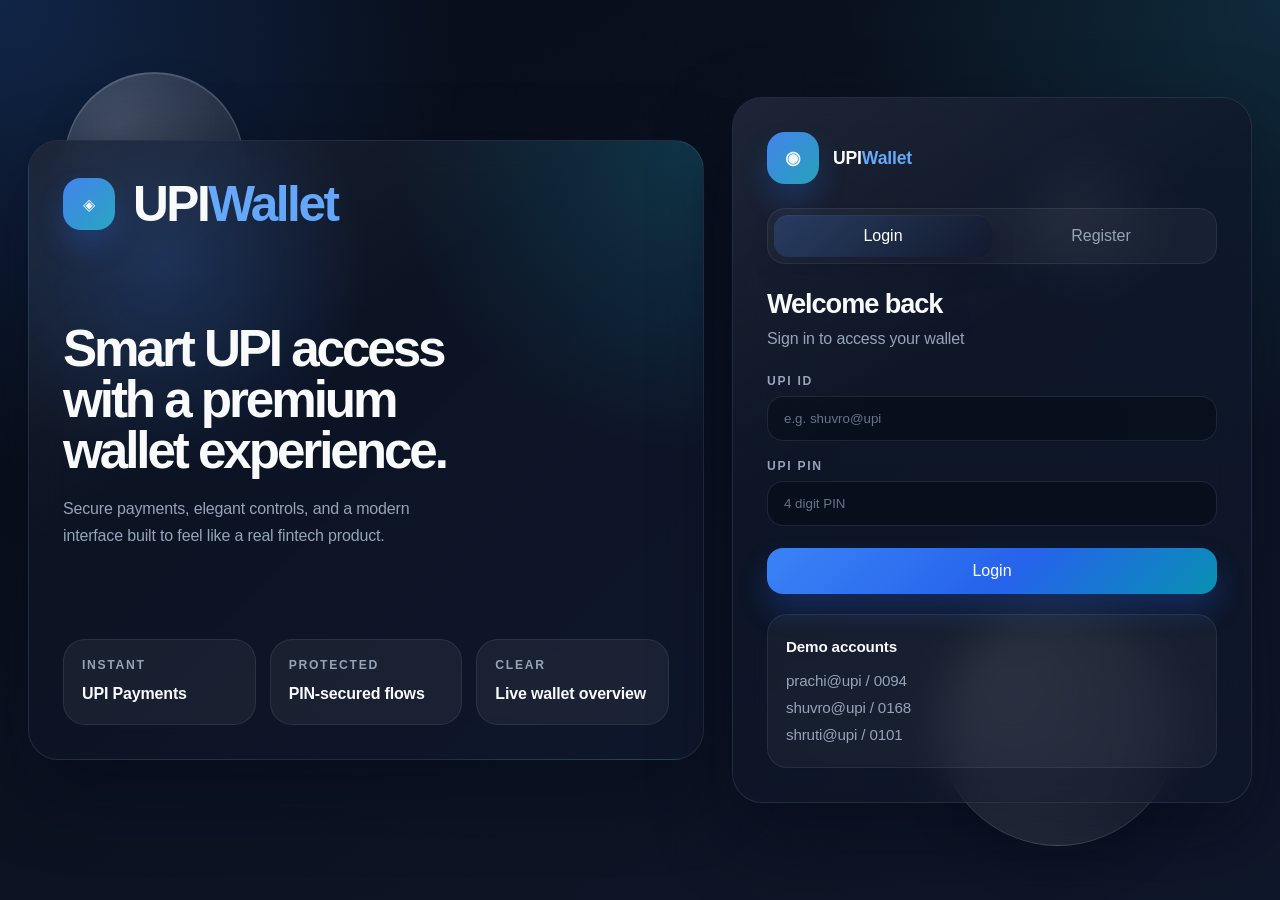
<file: frontend/index.html>
<!DOCTYPE html>
<html>
<head>
    <title>UPI Wallet</title>
    <meta charset="UTF-8">
    <meta name="viewport" content="width=device-width, initial-scale=1.0">
    <link rel="stylesheet" href="style.css">
</head>
<body>

<div class="auth-scene" id="authScene">
    <span class="ambient-bubble bubble-a" aria-hidden="true"></span>
    <span class="ambient-bubble bubble-b" aria-hidden="true"></span>
    <span class="ambient-bubble bubble-c" aria-hidden="true"></span>

    <div class="auth-layout">
        <section class="auth-showcase glass-panel">
            <div class="brand-mark">
                <span class="brand-icon">◈</span>
                <div>
                    <h1>UPI<span class="blue">Wallet</span></h1>
                </div>
            </div>

            <div class="showcase-copy">
                <h2>Smart UPI access with a premium wallet experience.</h2>
                <p>Secure payments, elegant controls, and a modern interface built to feel like a real fintech product.</p>
            </div>

            <div class="showcase-grid">
                <div class="showcase-card">
                    <span>Instant</span>
                    <strong>UPI Payments</strong>
                </div>
                <div class="showcase-card">
                    <span>Protected</span>
                    <strong>PIN-secured flows</strong>
                </div>
                <div class="showcase-card">
                    <span>Clear</span>
                    <strong>Live wallet overview</strong>
                </div>
            </div>
        </section>

        <section class="auth-panel glass-panel">
            <div class="panel-header">
                <div class="logo">
                    <span class="logo-mark">◉</span>
                    <span>UPI<span class="blue">Wallet</span></span>
                </div>

                <div class="tabs">
                    <button id="loginTab" class="active" onclick="showLogin()">Login</button>
                    <button id="registerTab" onclick="showRegister()">Register</button>
                </div>
            </div>

            <div id="loginForm" class="form-shell">
                <div class="form-heading">
                    <h3>Welcome back</h3>
                    <p>Sign in to access your wallet</p>
                </div>

                <label>UPI ID</label>
                <input id="loginUsername" placeholder="e.g. shuvro@upi">

                <label>UPI PIN</label>
                <input id="loginPassword" type="password" placeholder="4 digit PIN">

                <button class="main-btn" onclick="login()">Login</button>

                <div class="demo">
                    <b>Demo accounts</b>
                    <span>prachi@upi / 0094</span>
                    <span>shuvro@upi / 0168</span>
                    <span>shruti@upi / 0101</span>
                </div>
            </div>

            <div id="registerForm" class="form-shell" style="display:none;">
                <div class="form-heading">
                    <h3>Create account</h3>
                    <p>Open your wallet in a few quick steps</p>
                </div>

                <div class="row">
                    <div class="field">
                        <label>FULL NAME</label>
                        <input id="name" placeholder="Prachi Chandak">
                        <small class="error" id="nameError"></small>
                    </div>

                    <div class="field">
                        <label>UPI HANDLE</label>
                        <input id="username" placeholder="prachi">
                        <small class="error" id="upiError"></small>
                    </div>
                </div>

                <div class="field">
                    <label>EMAIL</label>
                    <input id="email" type="email" placeholder="prachi@gmail.com">
                    <small class="error" id="emailError"></small>
                </div>

                <div class="field">
                    <label>PHONE</label>
                    <input id="phone" type="tel" placeholder="10-digit number" maxlength="10">
                    <small class="error" id="phoneError"></small>
                </div>

                <div class="field">
                    <label>INITIAL BALANCE</label>
                    <input id="initialBalance" type="number" placeholder="Enter amount" required>
                    <small class="error" id="balanceError"></small>
                </div>

                <div class="row">
                    <div class="field">
                        <label>SET PIN</label>
                        <input id="password" type="password" placeholder="4-digit PIN" maxlength="4">
                        <small class="error" id="pinError"></small>
                    </div>

                    <div class="field">
                        <label>CONFIRM PIN</label>
                        <input id="confirmPassword" type="password" placeholder="Confirm PIN" maxlength="4">
                        <small class="error" id="confirmError"></small>
                    </div>
                </div>

                <button class="main-btn" id="signupBtn" onclick="signup()" disabled>Create Account</button>
            </div>
        </section>
    </div>
</div>

<div id="toast" class="toast"></div>

<script src="script.js"></script>
<script>
document.addEventListener("DOMContentLoaded", () => {
    const scene = document.getElementById("authScene");
    const bubbles = Array.from(document.querySelectorAll(".ambient-bubble"));

    if (!scene || bubbles.length === 0) {
        return;
    }

    scene.addEventListener("mousemove", (event) => {
        const rect = scene.getBoundingClientRect();
        const x = (event.clientX - rect.left) / rect.width - 0.5;
        const y = (event.clientY - rect.top) / rect.height - 0.5;

        bubbles.forEach((bubble, index) => {
            const depth = (index + 1) * 18;
            bubble.style.transform = `translate3d(${x * depth}px, ${y * depth}px, 0)`;
        });
    });

    scene.addEventListener("mouseleave", () => {
        bubbles.forEach((bubble) => {
            bubble.style.transform = "translate3d(0, 0, 0)";
        });
    });
});
</script>
</body>
</html>
</file>
<file: frontend/style.css>
body {
    margin: 0;
    min-height: 100vh;
    font-family: "Inter", "SF Pro Display", "SF Pro Text", -apple-system, BlinkMacSystemFont, "Segoe UI", sans-serif;
    color: #f8fafc;
    background:
        radial-gradient(circle at top left, rgba(59, 130, 246, 0.22), transparent 30%),
        radial-gradient(circle at top right, rgba(34, 211, 238, 0.12), transparent 28%),
        linear-gradient(145deg, #050b16 0%, #0b1220 42%, #0f172a 100%);
    letter-spacing: -0.01em;
}

*,
*::before,
*::after {
    box-sizing: border-box;
}

.auth-scene {
    position: relative;
    min-height: 100vh;
    overflow: hidden;
    padding: 28px;
}

.auth-scene::before {
    content: "";
    position: absolute;
    inset: 0;
    pointer-events: none;
    background:
        linear-gradient(rgba(255, 255, 255, 0.025) 1px, transparent 1px),
        linear-gradient(90deg, rgba(255, 255, 255, 0.025) 1px, transparent 1px);
    background-size: 32px 32px;
    mask-image: radial-gradient(circle at center, black 35%, transparent 80%);
    opacity: 0.3;
}

.ambient-bubble {
    position: absolute;
    border-radius: 50%;
    pointer-events: none;
    border: 1px solid rgba(255, 255, 255, 0.16);
    background: radial-gradient(circle at 30% 30%, rgba(255, 255, 255, 0.22), rgba(255, 255, 255, 0.05));
    box-shadow: inset 0 1px 0 rgba(255, 255, 255, 0.15), 0 22px 40px rgba(2, 6, 23, 0.22);
    backdrop-filter: blur(18px);
    transition: transform 0.35s ease;
}

.bubble-a {
    width: 180px;
    height: 180px;
    top: 8%;
    left: 5%;
}

.bubble-b {
    width: 120px;
    height: 120px;
    top: 18%;
    right: 10%;
}

.bubble-c {
    width: 240px;
    height: 240px;
    right: 8%;
    bottom: 6%;
}

.auth-layout {
    position: relative;
    z-index: 1;
    min-height: calc(100vh - 56px);
    display: grid;
    grid-template-columns: minmax(320px, 1.05fr) minmax(360px, 520px);
    align-items: center;
    gap: 28px;
    max-width: 1240px;
    margin: 0 auto;
}

.glass-panel {
    position: relative;
    overflow: hidden;
    border-radius: 30px;
    border: 1px solid rgba(148, 163, 184, 0.16);
    background: linear-gradient(180deg, rgba(15, 23, 42, 0.82), rgba(15, 23, 42, 0.58));
    box-shadow: 0 30px 80px rgba(2, 6, 23, 0.45);
    backdrop-filter: blur(22px);
}

.glass-panel::before {
    content: "";
    position: absolute;
    inset: 0;
    pointer-events: none;
    background: linear-gradient(145deg, rgba(255, 255, 255, 0.09), transparent 38%);
    opacity: 0.75;
}

.auth-showcase,
.auth-panel {
    position: relative;
    z-index: 1;
    padding: 34px;
}

.auth-showcase {
    min-height: 620px;
    display: flex;
    flex-direction: column;
    justify-content: space-between;
    background:
        radial-gradient(circle at top right, rgba(34, 211, 238, 0.18), transparent 34%),
        radial-gradient(circle at 20% 20%, rgba(59, 130, 246, 0.22), transparent 28%),
        linear-gradient(135deg, rgba(11, 18, 32, 0.92), rgba(16, 24, 46, 0.76));
}

.brand-mark {
    display: flex;
    align-items: center;
    gap: 18px;
}

.brand-icon,
.logo-mark {
    display: inline-flex;
    align-items: center;
    justify-content: center;
    width: 52px;
    height: 52px;
    border-radius: 18px;
    color: #eff6ff;
    background: linear-gradient(135deg, rgba(59, 130, 246, 0.95), rgba(34, 211, 238, 0.72));
    box-shadow: 0 16px 28px rgba(37, 99, 235, 0.24);
}

.eyebrow {
    margin: 0 0 10px;
    color: #60a5fa;
    font-size: 0.78rem;
    font-weight: 700;
    letter-spacing: 0.14em;
    text-transform: uppercase;
}

.brand-mark h1 {
    margin: 0;
    font-size: clamp(2rem, 4vw, 3.1rem);
    letter-spacing: -0.05em;
}

.blue {
    color: #60a5fa;
}

.showcase-copy h2 {
    margin: 0;
    max-width: 14ch;
    font-size: clamp(2rem, 4vw, 3.5rem);
    line-height: 1;
    letter-spacing: -0.06em;
}

.showcase-copy p {
    margin: 18px 0 0;
    max-width: 42ch;
    color: #95a3ba;
    line-height: 1.7;
    font-size: 1rem;
}

.showcase-grid {
    display: grid;
    grid-template-columns: repeat(3, minmax(0, 1fr));
    gap: 14px;
}

.showcase-card {
    padding: 18px;
    border-radius: 22px;
    background: rgba(255, 255, 255, 0.05);
    border: 1px solid rgba(148, 163, 184, 0.14);
}

.showcase-card span {
    display: block;
    margin-bottom: 10px;
    color: #95a3ba;
    font-size: 0.76rem;
    font-weight: 600;
    letter-spacing: 0.14em;
    text-transform: uppercase;
}

.showcase-card strong {
    font-size: 1rem;
    line-height: 1.5;
}

.auth-panel {
    min-height: 620px;
    display: flex;
    flex-direction: column;
    justify-content: space-between;
}

.panel-header {
    display: grid;
    gap: 24px;
}

.logo {
    display: flex;
    align-items: center;
    gap: 14px;
    font-size: 1.1rem;
    font-weight: 700;
}

.tabs {
    display: flex;
    padding: 6px;
    border-radius: 18px;
    background: rgba(255, 255, 255, 0.04);
    border: 1px solid rgba(148, 163, 184, 0.12);
}

.tabs button {
    flex: 1;
    padding: 12px;
    border: none;
    border-radius: 14px;
    background: transparent;
    color: #95a3ba;
    font: inherit;
    cursor: pointer;
    transition: background 0.2s ease, color 0.2s ease, transform 0.2s ease;
}

.tabs button.active {
    color: white;
    background: linear-gradient(135deg, rgba(59, 130, 246, 0.22), rgba(15, 23, 42, 0.92));
    box-shadow: inset 0 1px 0 rgba(255, 255, 255, 0.04), 0 14px 24px rgba(2, 6, 23, 0.18);
}

.form-shell {
    display: grid;
    gap: 0;
}

.form-heading {
    margin: 24px 0 8px;
}

.form-heading h3 {
    margin: 0;
    font-size: 1.7rem;
    letter-spacing: -0.04em;
}

.form-heading p {
    margin: 10px 0 0;
    color: #95a3ba;
}

label {
    display: block;
    margin: 18px 0 8px;
    color: #95a3ba;
    font-size: 0.76rem;
    font-weight: 600;
    letter-spacing: 0.14em;
    text-transform: uppercase;
}

.field {
    min-width: 0;
}

input {
    width: 100%;
    padding: 14px 16px;
    border-radius: 16px;
    border: 1px solid rgba(148, 163, 184, 0.16);
    background: rgba(8, 15, 28, 0.82);
    color: #f8fafc;
    outline: none;
    transition: border-color 0.2s ease, box-shadow 0.2s ease, background 0.2s ease;
}

input::placeholder {
    color: #64748b;
}

input:focus {
    border-color: rgba(96, 165, 250, 0.42);
    box-shadow: 0 0 0 4px rgba(59, 130, 246, 0.12);
}

.main-btn {
    width: 100%;
    margin-top: 22px;
    padding: 14px 18px;
    border: none;
    border-radius: 16px;
    background: linear-gradient(135deg, #3b82f6, #2563eb 55%, #0891b2);
    color: white;
    font: inherit;
    cursor: pointer;
    box-shadow: 0 16px 28px rgba(37, 99, 235, 0.26);
    transition: transform 0.2s ease, box-shadow 0.2s ease, opacity 0.2s ease;
}

.main-btn:hover:not(:disabled) {
    transform: translateY(-2px);
    box-shadow: 0 22px 34px rgba(37, 99, 235, 0.32);
}

.main-btn:disabled {
    opacity: 0.45;
    cursor: not-allowed;
    box-shadow: none;
}

.row {
    display: flex;
    gap: 14px;
}

.demo {
    margin-top: 20px;
    padding: 18px;
    border-radius: 20px;
    background: rgba(255, 255, 255, 0.04);
    border: 1px solid rgba(148, 163, 184, 0.12);
    color: #95a3ba;
    font-size: 0.95rem;
    line-height: 1.8;
}

.demo b {
    display: block;
    color: #f8fafc;
    margin-bottom: 6px;
}

.demo span {
    display: block;
}

.error {
    display: block;
    min-height: 18px;
    margin-top: 8px;
    color: #fb7185;
    font-size: 0.82rem;
}

.toast {
    position: fixed;
    right: 22px;
    bottom: 22px;
}

@media (max-width: 980px) {
    .auth-layout {
        grid-template-columns: 1fr;
    }

    .auth-showcase,
    .auth-panel {
        min-height: auto;
    }

    .showcase-grid {
        grid-template-columns: 1fr;
    }
}

@media (max-width: 640px) {
    .auth-scene {
        padding: 16px;
    }

    .auth-showcase,
    .auth-panel {
        padding: 22px;
    }

    .row {
        flex-direction: column;
        gap: 0;
    }

    .brand-mark {
        align-items: flex-start;
    }

    .showcase-copy h2 {
        max-width: none;
    }
}
</file>
<file: frontend/dashboard.css>
:root {
    --bg: #0b1220;
    --bg-elevated: rgba(15, 23, 42, 0.78);
    --bg-soft: rgba(20, 31, 55, 0.72);
    --panel: rgba(255, 255, 255, 0.06);
    --panel-strong: rgba(255, 255, 255, 0.1);
    --border: rgba(148, 163, 184, 0.18);
    --border-strong: rgba(59, 130, 246, 0.32);
    --text: #f8fafc;
    --text-soft: #95a3ba;
    --text-muted: #64748b;
    --blue: #3b82f6;
    --blue-soft: #60a5fa;
    --cyan: #22d3ee;
    --green: #34d399;
    --red: #fb7185;
    --shadow-lg: 0 30px 80px rgba(2, 6, 23, 0.45);
    --shadow-md: 0 18px 45px rgba(2, 6, 23, 0.28);
    --radius-lg: 28px;
    --radius-md: 22px;
    --radius-sm: 18px;
    --sidebar-width: 248px;
    --font-stack: "Inter", "SF Pro Display", "SF Pro Text", -apple-system, BlinkMacSystemFont, "Segoe UI", sans-serif;
}

*,
*::before,
*::after {
    box-sizing: border-box;
}

html {
    scroll-behavior: smooth;
}

body {
    margin: 0;
    min-height: 100vh;
    font-family: var(--font-stack);
    color: var(--text);
    background:
        radial-gradient(circle at top left, rgba(59, 130, 246, 0.22), transparent 30%),
        radial-gradient(circle at top right, rgba(34, 211, 238, 0.12), transparent 28%),
        linear-gradient(145deg, #050b16 0%, #0b1220 42%, #0f172a 100%);
    letter-spacing: -0.01em;
}

body::before {
    content: "";
    position: fixed;
    inset: 0;
    pointer-events: none;
    background:
        linear-gradient(rgba(255, 255, 255, 0.025) 1px, transparent 1px),
        linear-gradient(90deg, rgba(255, 255, 255, 0.025) 1px, transparent 1px);
    background-size: 32px 32px;
    mask-image: radial-gradient(circle at center, black 35%, transparent 80%);
    opacity: 0.3;
}

.app {
    display: flex;
    min-height: 100vh;
    position: relative;
}

.sidebar {
    width: var(--sidebar-width);
    padding: 28px 20px;
    display: flex;
    flex-direction: column;
    gap: 24px;
    background: linear-gradient(180deg, rgba(11, 18, 32, 0.88), rgba(11, 18, 32, 0.72));
    border-right: 1px solid var(--border);
    backdrop-filter: blur(24px);
    position: sticky;
    top: 0;
    height: 100vh;
}

.logo {
    display: flex;
    align-items: center;
    gap: 14px;
    padding: 18px;
    border-radius: 22px;
    background: linear-gradient(135deg, rgba(59, 130, 246, 0.16), rgba(15, 23, 42, 0.72));
    border: 1px solid rgba(96, 165, 250, 0.2);
    box-shadow: inset 0 1px 0 rgba(255, 255, 255, 0.05);
}

.logo-mark {
    width: 44px;
    height: 44px;
    border-radius: 15px;
    display: inline-flex;
    align-items: center;
    justify-content: center;
    color: #dbeafe;
    background: linear-gradient(135deg, rgba(59, 130, 246, 0.92), rgba(34, 211, 238, 0.72));
    box-shadow: 0 16px 28px rgba(37, 99, 235, 0.28);
}

.logo-copy {
    display: flex;
    flex-direction: column;
    gap: 3px;
}

.logo-copy strong {
    font-size: 1.05rem;
    font-weight: 700;
}

.logo-copy small {
    color: var(--text-soft);
    font-size: 0.76rem;
    letter-spacing: 0.08em;
    text-transform: uppercase;
}

.blue {
    color: var(--blue-soft);
}

.sidebar ul {
    list-style: none;
    padding: 0;
    margin: 0;
    display: grid;
    gap: 10px;
}

.sidebar li {
    display: flex;
    align-items: center;
    gap: 12px;
    padding: 14px 16px;
    color: var(--text-soft);
    cursor: pointer;
    border-radius: 18px;
    border: 1px solid transparent;
    transition: transform 0.22s ease, border-color 0.22s ease, background 0.22s ease, color 0.22s ease;
}

.sidebar li svg {
    width: 18px;
    height: 18px;
    stroke: currentColor;
}

.sidebar li:hover {
    color: var(--text);
    transform: translateX(4px);
    background: rgba(255, 255, 255, 0.05);
    border-color: rgba(148, 163, 184, 0.16);
}

.sidebar .active {
    color: var(--text);
    background: linear-gradient(135deg, rgba(59, 130, 246, 0.22), rgba(15, 23, 42, 0.92));
    border-color: rgba(96, 165, 250, 0.24);
    box-shadow: inset 0 1px 0 rgba(255, 255, 255, 0.04), 0 16px 30px rgba(2, 6, 23, 0.2);
}

.sidebar-note {
    margin-top: auto;
    padding: 18px;
    border-radius: 20px;
    background: rgba(255, 255, 255, 0.04);
    border: 1px solid var(--border);
    color: var(--text-soft);
    font-size: 0.9rem;
    line-height: 1.6;
}

.sidebar-note strong {
    display: block;
    color: var(--text);
    margin-bottom: 6px;
}

.main {
    flex: 1;
    padding: 24px;
    display: flex;
    flex-direction: column;
    gap: 20px;
    position: relative;
}

.topbar {
    display: flex;
    align-items: center;
    justify-content: space-between;
    gap: 20px;
}

.topbar-copy {
    max-width: 520px;
}

.eyebrow {
    margin: 0 0 10px;
    color: var(--blue-soft);
    font-size: 0.78rem;
    font-weight: 700;
    letter-spacing: 0.14em;
    text-transform: uppercase;
}

.topbar h1,
.title,
.main > h1,
.main > h2 {
    margin: 0;
    font-size: clamp(2rem, 3vw, 2.7rem);
    line-height: 1.05;
    letter-spacing: -0.04em;
}

.subtitle,
.sub,
.topbar-copy p {
    margin: 10px 0 0;
    color: var(--text-soft);
    font-size: 1rem;
    line-height: 1.6;
}

.user {
    display: flex;
    align-items: center;
    gap: 14px;
    padding: 12px 14px;
    margin-left: auto;
    border-radius: 22px;
    border: 1px solid var(--border);
    background: rgba(8, 15, 28, 0.62);
    backdrop-filter: blur(18px);
    box-shadow: var(--shadow-md);
}

.user-meta {
    display: flex;
    flex-direction: column;
    gap: 4px;
    min-width: 0;
}

.user-meta small {
    color: var(--text-soft);
}

.avatar,
.big-avatar {
    display: flex;
    align-items: center;
    justify-content: center;
    font-weight: 700;
    color: #eff6ff;
    background: linear-gradient(135deg, rgba(59, 130, 246, 0.98), rgba(14, 165, 233, 0.78));
    box-shadow: 0 15px 30px rgba(37, 99, 235, 0.28);
}

.avatar {
    width: 44px;
    height: 44px;
    border-radius: 16px;
}

.big-avatar {
    width: 76px;
    height: 76px;
    border-radius: 24px;
    font-size: 1.8rem;
}

.user button,
.logout-btn,
.pin-btn,
.confirm-btn,
.cancel-btn,
.history button,
.view-all-btn,
.main-btn,
.popup-content button {
    appearance: none;
    border: 1px solid transparent;
    border-radius: 16px;
    font: inherit;
    cursor: pointer;
    transition: transform 0.2s ease, box-shadow 0.2s ease, background 0.2s ease, border-color 0.2s ease;
}

.user button,
.logout-btn,
.cancel-btn {
    padding: 10px 14px;
    color: var(--text);
    background: rgba(255, 255, 255, 0.05);
    border-color: rgba(148, 163, 184, 0.18);
}

.user button:hover,
.logout-btn:hover,
.cancel-btn:hover {
    transform: translateY(-1px);
    background: rgba(255, 255, 255, 0.1);
}

.dashboard-shell {
    display: grid;
    gap: 20px;
}

.hero-grid {
    display: grid;
    grid-template-columns: minmax(0, 1fr);
    gap: 20px;
}

.glass-card,
.balance-card,
.action-card,
.stat,
.history,
.history-card,
.profile-card,
.send-box,
.users-box,
.box,
.modal-box,
.popup-content {
    position: relative;
    overflow: hidden;
    background: linear-gradient(180deg, rgba(15, 23, 42, 0.8), rgba(15, 23, 42, 0.58));
    border: 1px solid var(--border);
    border-radius: var(--radius-md);
    box-shadow: var(--shadow-lg);
    backdrop-filter: blur(22px);
}

.glass-card::before,
.balance-card::before,
.action-card::before,
.stat::before,
.history::before,
.history-card::before,
.profile-card::before,
.send-box::before,
.users-box::before,
.box::before {
    content: "";
    position: absolute;
    inset: 0;
    pointer-events: none;
    background: linear-gradient(145deg, rgba(255, 255, 255, 0.09), transparent 38%);
    opacity: 0.7;
}

.balance-card {
    min-height: 280px;
    padding: 24px;
    display: flex;
    flex-direction: column;
    justify-content: space-between;
    background:
        radial-gradient(circle at top right, rgba(34, 211, 238, 0.18), transparent 34%),
        radial-gradient(circle at 20% 20%, rgba(59, 130, 246, 0.22), transparent 28%),
        linear-gradient(135deg, rgba(11, 18, 32, 0.92), rgba(16, 24, 46, 0.76));
    border-color: var(--border-strong);
    isolation: isolate;
    transition: transform 0.28s ease, box-shadow 0.28s ease;
}

.balance-card:hover {
    transform: translateY(-4px);
    box-shadow: 0 36px 90px rgba(2, 6, 23, 0.5);
}

.balance-card::after {
    content: "";
    position: absolute;
    width: 220px;
    height: 220px;
    top: -80px;
    right: -50px;
    border-radius: 50%;
    background: radial-gradient(circle, rgba(59, 130, 246, 0.35), transparent 72%);
    filter: blur(10px);
    animation: pulseGlow 5s ease-in-out infinite;
}

.floating-bubble {
    position: absolute;
    border-radius: 50%;
    pointer-events: none;
    border: 1px solid rgba(255, 255, 255, 0.18);
    background: radial-gradient(circle at 30% 30%, rgba(255, 255, 255, 0.22), rgba(255, 255, 255, 0.05));
    backdrop-filter: blur(16px);
    box-shadow: inset 0 1px 0 rgba(255, 255, 255, 0.15), 0 18px 36px rgba(2, 6, 23, 0.22);
}

.bubble-lg {
    width: 104px;
    height: 104px;
    top: -28px;
    right: -18px;
}

.bubble-sm {
    width: 54px;
    height: 54px;
    top: 66px;
    right: 74px;
}

.bubble-history {
    width: 84px;
    height: 84px;
    top: -18px;
    right: -12px;
}

.card-label,
.balance-card > p:first-child,
.mini-label,
.stat p,
.box p,
.profile-card .role,
.send-box label {
    margin: 0;
    color: var(--text-soft);
    font-size: 0.78rem;
    font-weight: 600;
    letter-spacing: 0.14em;
    text-transform: uppercase;
}

.balance-main {
    display: grid;
    gap: 10px;
    position: relative;
    z-index: 1;
}

.balance-amount {
    display: flex;
    align-items: flex-end;
    gap: 10px;
}

.balance-amount .currency {
    font-size: 1.65rem;
    color: #bfdbfe;
    margin-bottom: 10px;
}

.balance-card h2 {
    margin: 0;
    font-size: clamp(2.7rem, 6vw, 4.2rem);
    line-height: 0.95;
    letter-spacing: -0.06em;
}

.upi-row {
    display: flex;
    align-items: center;
    gap: 12px;
    flex-wrap: wrap;
}

.upi {
    display: inline-flex;
    align-items: center;
    gap: 10px;
    padding: 10px 14px;
    width: fit-content;
    border-radius: 999px;
    background: rgba(59, 130, 246, 0.12);
    border: 1px solid rgba(96, 165, 250, 0.22);
    color: #dbeafe;
    font-size: 0.95rem;
    letter-spacing: -0.01em;
}

.balance-foot {
    position: relative;
    z-index: 1;
}

.stats {
    display: grid;
    grid-template-columns: repeat(3, minmax(0, 1fr));
    gap: 12px;
    margin-top: 16px;
}

.stats > div {
    padding: 14px;
    border-radius: 18px;
    background: rgba(255, 255, 255, 0.05);
    border: 1px solid rgba(148, 163, 184, 0.12);
}

.stats b {
    display: block;
    margin-top: 8px;
    font-size: 1.1rem;
}

.hero-side {
    display: grid;
    gap: 14px;
}

.hero-panel {
    padding: 18px;
    min-height: 126px;
}

.hero-panel h3,
.history h3,
.history-card h3,
.send-box h3,
.users-box h3,
.profile-card h2 {
    margin: 0;
    font-size: 1.2rem;
    letter-spacing: -0.02em;
}

.hero-panel p {
    margin: 12px 0 0;
    color: var(--text-soft);
    line-height: 1.7;
}

.trend-row {
    display: flex;
    align-items: center;
    gap: 10px;
    margin-top: 14px;
    color: #dbeafe;
}

.trend-pill {
    display: inline-flex;
    align-items: center;
    gap: 8px;
    padding: 8px 12px;
    border-radius: 999px;
    background: rgba(52, 211, 153, 0.12);
    color: #a7f3d0;
    border: 1px solid rgba(52, 211, 153, 0.18);
    font-size: 0.88rem;
}

.security-list {
    margin: 18px 0 0;
    padding: 0;
    list-style: none;
    display: grid;
    gap: 12px;
    color: var(--text-soft);
}

.security-list li {
    display: flex;
    align-items: center;
    gap: 10px;
}

.security-dot {
    width: 10px;
    height: 10px;
    border-radius: 50%;
    background: linear-gradient(135deg, var(--cyan), var(--blue));
    box-shadow: 0 0 16px rgba(34, 211, 238, 0.4);
}

.actions {
    display: grid;
    grid-template-columns: repeat(3, minmax(0, 1fr));
    gap: 16px;
}

.card,
.action-card {
    padding: 18px;
    min-height: 128px;
    cursor: pointer;
    transition: transform 0.22s ease, border-color 0.22s ease, background 0.22s ease, box-shadow 0.22s ease;
}

.card:hover,
.action-card:hover,
.stat:hover,
.box:hover,
.user-card:hover,
#historyList li:hover {
    transform: translateY(-4px);
    border-color: rgba(96, 165, 250, 0.26);
    box-shadow: 0 24px 60px rgba(2, 6, 23, 0.32);
}

.action-top {
    display: flex;
    align-items: center;
    justify-content: space-between;
    gap: 12px;
}

.action-icon {
    width: 50px;
    height: 50px;
    border-radius: 18px;
    display: inline-flex;
    align-items: center;
    justify-content: center;
    color: #eff6ff;
    background: linear-gradient(135deg, rgba(59, 130, 246, 0.92), rgba(34, 211, 238, 0.72));
    box-shadow: 0 16px 28px rgba(37, 99, 235, 0.22);
}

.action-icon svg,
.section-icon svg {
    width: 22px;
    height: 22px;
    stroke: currentColor;
}

.action-arrow {
    color: var(--text-muted);
    font-size: 1.4rem;
}

.card h3,
.action-card h3 {
    margin: 14px 0 8px;
    font-size: 1.08rem;
}

.card p,
.action-card p {
    margin: 0;
    color: var(--text-soft);
    line-height: 1.5;
    font-size: 0.92rem;
}

.stats-cards {
    display: grid;
    grid-template-columns: repeat(3, minmax(0, 1fr));
    gap: 16px;
}

.stat {
    padding: 18px;
    display: grid;
    gap: 10px;
    transition: transform 0.22s ease, border-color 0.22s ease, box-shadow 0.22s ease;
}

.stat-header {
    display: flex;
    align-items: center;
    justify-content: space-between;
    gap: 12px;
}

.stat-indicator {
    width: 12px;
    height: 12px;
    border-radius: 50%;
    box-shadow: 0 0 18px currentColor;
}

.stat h3 {
    margin: 0;
    font-size: clamp(1.8rem, 3vw, 2.2rem);
    letter-spacing: -0.04em;
}

.stat small {
    color: var(--text-soft);
}

.red {
    color: var(--red);
}

.green {
    color: var(--green);
}

.blue {
    color: var(--blue-soft);
}

.history,
.history-card {
    padding: 20px;
}

.history-header {
    display: flex;
    align-items: center;
    justify-content: space-between;
    gap: 18px;
    flex-wrap: wrap;
}

.section-heading {
    display: flex;
    align-items: center;
    gap: 14px;
}

.section-icon {
    width: 46px;
    height: 46px;
    border-radius: 16px;
    display: inline-flex;
    align-items: center;
    justify-content: center;
    color: #dbeafe;
    background: rgba(59, 130, 246, 0.14);
    border: 1px solid rgba(96, 165, 250, 0.18);
}

.history-header p {
    margin: 6px 0 0;
    color: var(--text-soft);
}

.history ul,
#historyList {
    list-style: none;
    padding: 0;
    margin: 18px 0 0;
}

.history li,
#historyList li {
    position: relative;
    margin-top: 12px;
    padding: 18px 18px 18px 58px;
    border-radius: 18px;
    border: 1px solid rgba(148, 163, 184, 0.12);
    background: rgba(8, 15, 28, 0.72);
    color: #dbeafe;
    line-height: 1.55;
    transition: transform 0.2s ease, border-color 0.2s ease, background 0.2s ease, box-shadow 0.2s ease;
}

.history li::before,
#historyList li::before {
    content: "";
    position: absolute;
    left: 18px;
    top: 50%;
    width: 28px;
    height: 28px;
    border-radius: 12px;
    transform: translateY(-50%);
    background: linear-gradient(135deg, rgba(244, 63, 94, 0.95), rgba(251, 113, 133, 0.72));
    box-shadow: 0 14px 24px rgba(244, 63, 94, 0.22);
}

.history li::after,
#historyList li::after {
    content: "↗";
    position: absolute;
    left: 26px;
    top: 50%;
    transform: translateY(-56%);
    color: #eff6ff;
    font-size: 0.9rem;
    font-weight: 700;
}

#historyList li.received::before {
    background: linear-gradient(135deg, rgba(16, 185, 129, 0.95), rgba(52, 211, 153, 0.72));
    box-shadow: 0 14px 24px rgba(16, 185, 129, 0.22);
}

#historyList li.received::after {
    content: "↙";
}

#historyList li.outgoing::after {
    content: "↗";
}

.history button,
.view-all-btn,
.pin-btn,
.confirm-btn,
.main-btn,
.popup-content button:not(.cancel-btn) {
    padding: 12px 18px;
    color: white;
    background: linear-gradient(135deg, var(--blue), #2563eb 55%, #0891b2);
    box-shadow: 0 16px 28px rgba(37, 99, 235, 0.26);
}

.history button:hover,
.view-all-btn:hover,
.pin-btn:hover,
.confirm-btn:hover,
.main-btn:hover,
.popup-content button:not(.cancel-btn):hover {
    transform: translateY(-2px);
    box-shadow: 0 22px 34px rgba(37, 99, 235, 0.32);
}

.send-container {
    display: grid;
    grid-template-columns: minmax(0, 1.45fr) minmax(280px, 0.95fr);
    gap: 24px;
    margin-top: 12px;
}

.send-box,
.users-box {
    padding: 24px;
}

.page-feature-card,
.side-info-card,
.history-page-card {
    position: relative;
}

.side-card-head {
    display: flex;
    align-items: center;
    justify-content: space-between;
    gap: 12px;
    margin-bottom: 14px;
}

.side-card-head h3 {
    margin: 6px 0 0;
}

.send-box label {
    display: block;
    margin: 18px 0 8px;
}

.send-box input,
.modal-box input,
.popup-content input {
    width: 100%;
    padding: 14px 16px;
    border-radius: 16px;
    border: 1px solid rgba(148, 163, 184, 0.16);
    background: rgba(8, 15, 28, 0.82);
    color: var(--text);
    outline: none;
    transition: border-color 0.2s ease, box-shadow 0.2s ease, background 0.2s ease;
}

.send-box input::placeholder,
.modal-box input::placeholder,
.popup-content input::placeholder {
    color: var(--text-muted);
}

.send-box input:focus,
.modal-box input:focus,
.popup-content input:focus {
    border-color: rgba(96, 165, 250, 0.42);
    box-shadow: 0 0 0 4px rgba(59, 130, 246, 0.12);
}

.main-btn {
    width: 100%;
    margin-top: 18px;
    font-size: 0.98rem;
}

.user-card {
    position: relative;
    padding: 16px 16px 16px 56px;
    border-radius: 18px;
    margin-top: 14px;
    cursor: pointer;
    background: rgba(8, 15, 28, 0.72);
    border: 1px solid rgba(148, 163, 184, 0.12);
    transition: transform 0.2s ease, border-color 0.2s ease, background 0.2s ease, box-shadow 0.2s ease;
}

.user-card::before {
    content: "";
    position: absolute;
    left: 16px;
    top: 50%;
    width: 30px;
    height: 30px;
    border-radius: 12px;
    transform: translateY(-50%);
    background: linear-gradient(135deg, rgba(59, 130, 246, 0.95), rgba(34, 211, 238, 0.72));
}

.user-card small {
    color: var(--text-soft);
}

.request-panel .user-card {
    padding-right: 16px;
}

.request-panel .user-card button {
    margin-top: 12px;
    margin-right: 8px;
    padding: 9px 12px;
    border-radius: 12px;
    border: 1px solid rgba(148, 163, 184, 0.16);
    font: inherit;
    color: var(--text);
    background: rgba(255, 255, 255, 0.05);
    cursor: pointer;
    transition: transform 0.2s ease, background 0.2s ease, border-color 0.2s ease;
}

.request-panel .user-card button:hover {
    transform: translateY(-1px);
    background: rgba(255, 255, 255, 0.09);
}

.request-panel .user-card .payBtn {
    color: white;
    background: linear-gradient(135deg, var(--blue), #2563eb 55%, #0891b2);
    border-color: transparent;
}

.request-panel .user-card .rejectBtn {
    color: #fecdd3;
    border-color: rgba(251, 113, 133, 0.22);
    background: rgba(251, 113, 133, 0.08);
}

.popup-actions-single {
    justify-content: center;
}

.popup-actions-single button {
    max-width: 160px;
}

.quick {
    display: flex;
    gap: 10px;
    margin: 15px 0;
}

.quick button {
    flex: 1;
    padding: 10px;
    border-radius: 12px;
    border: 1px solid rgba(148, 163, 184, 0.14);
    background: rgba(255, 255, 255, 0.04);
    color: var(--text);
    cursor: pointer;
}

.popup,
.modal {
    position: fixed;
    inset: 0;
    display: none;
    align-items: center;
    justify-content: center;
    padding: 20px;
    background: rgba(2, 6, 23, 0.7);
    backdrop-filter: blur(10px);
    z-index: 1000;
}

.popup-content,
.modal-box {
    width: min(360px, 100%);
    padding: 26px;
}

.popup-content {
    text-align: center;
}

.popup-actions {
    margin-top: 18px;
    display: flex;
    justify-content: space-between;
    gap: 12px;
}

.popup-actions button {
    flex: 1;
    padding: 12px 14px;
}

.loader {
    margin: 22px auto;
    border: 4px solid rgba(148, 163, 184, 0.16);
    border-top: 4px solid var(--blue);
    border-radius: 50%;
    width: 42px;
    height: 42px;
    animation: spin 1s linear infinite;
}

@keyframes spin {
    100% {
        transform: rotate(360deg);
    }
}

@keyframes pulseGlow {
    0%, 100% {
        transform: scale(1);
        opacity: 0.8;
    }
    50% {
        transform: scale(1.08);
        opacity: 1;
    }
}

.success-box {
    text-align: center;
}

.tick {
    font-size: 3.2rem;
    color: var(--green);
    margin-bottom: 10px;
}

.empty {
    text-align: center;
    color: var(--text-soft);
    padding: 34px 10px;
}

.empty .icon {
    font-size: 2rem;
    margin-bottom: 12px;
}

.profile-header {
    display: flex;
    align-items: center;
    gap: 18px;
    margin-bottom: 22px;
}

.profile-layout {
    display: grid;
    gap: 18px;
}

.profile-hero {
    display: grid;
    grid-template-columns: minmax(0, 1.5fr) minmax(280px, 0.85fr);
    gap: 18px;
    align-items: stretch;
    padding: 22px;
}

.profile-hero-main,
.profile-balance-panel {
    position: relative;
    z-index: 1;
}

.profile-head-copy {
    display: grid;
    gap: 6px;
}

.profile-head-copy h2 {
    margin: 0;
    font-size: clamp(1.9rem, 3vw, 2.6rem);
    letter-spacing: -0.04em;
}

.profile-pill-row {
    display: grid;
    grid-template-columns: repeat(2, minmax(0, 1fr));
    gap: 14px;
}

.profile-pill {
    padding: 16px 18px;
    border-radius: 20px;
    background: rgba(255, 255, 255, 0.05);
    border: 1px solid rgba(148, 163, 184, 0.14);
}

.profile-pill strong {
    display: block;
    margin-top: 8px;
    font-size: 1rem;
    line-height: 1.5;
    word-break: break-word;
}

.profile-pill-label {
    color: var(--text-soft);
    font-size: 0.76rem;
    font-weight: 600;
    letter-spacing: 0.14em;
    text-transform: uppercase;
}

.status-pill strong {
    color: var(--green);
}

.profile-balance-panel {
    display: flex;
    flex-direction: column;
    justify-content: space-between;
    gap: 16px;
    padding: 22px;
    border-radius: 24px;
    background: linear-gradient(180deg, rgba(8, 15, 28, 0.82), rgba(10, 18, 34, 0.64));
    border: 1px solid rgba(96, 165, 250, 0.2);
}

.profile-balance-panel h3 {
    margin: 0;
    font-size: clamp(2.1rem, 4vw, 3rem);
    letter-spacing: -0.05em;
}

.profile-balance-meta {
    display: grid;
    grid-template-columns: repeat(2, minmax(0, 1fr));
    gap: 12px;
}

.profile-balance-meta div {
    padding: 14px;
    border-radius: 18px;
    background: rgba(255, 255, 255, 0.04);
    border: 1px solid rgba(148, 163, 184, 0.12);
}

.profile-balance-meta span {
    display: block;
    color: var(--text-soft);
    font-size: 0.78rem;
    margin-bottom: 8px;
}

.profile-section-head {
    display: flex;
    align-items: center;
    justify-content: space-between;
    gap: 12px;
    margin-bottom: 14px;
    padding-left: 18px;
    padding-right: 12px;
}

.profile-section-head h3 {
    margin: 6px 0 0;
    font-size: 1.28rem;
}

.profile-grid-rich {
    grid-template-columns: repeat(2, minmax(0, 1fr));
    gap: 10px;
    padding: 6px 10px 10px;
}

.detail-card {
    min-height: 90px;
    padding: 12px 14px;
    display: flex;
    flex-direction: column;
    justify-content: center;
}

.detail-card-wide {
    grid-column: span 2;
}

.edit-profile-btn {
    flex-shrink: 0;
    min-width: 118px;
    padding: 10px 14px;
    border: 1px solid rgba(148, 163, 184, 0.18);
    border-radius: 14px;
    background: rgba(255, 255, 255, 0.05);
    color: var(--text);
    font: inherit;
    cursor: pointer;
    transition: transform 0.2s ease, background 0.2s ease, border-color 0.2s ease;
}

.edit-profile-btn:hover {
    transform: translateY(-1px);
    background: rgba(255, 255, 255, 0.09);
    border-color: rgba(96, 165, 250, 0.22);
}

#editProfileModal .modal-box {
    width: min(400px, 100%);
}

#editProfileModal .modal-box h3 {
    margin: 0 0 14px;
}

#editProfileModal .modal-box input + input {
    margin-top: 12px;
}

#editProfileModal .confirm-btn,
#editProfileModal .cancel-btn {
    width: 100%;
}

.profile-grid {
    display: grid;
    grid-template-columns: repeat(2, minmax(0, 1fr));
    gap: 16px;
}

.box {
    padding: 18px;
    transition: transform 0.22s ease, border-color 0.22s ease, box-shadow 0.22s ease;
}

.box h3 {
    margin: 10px 0 0;
    font-size: 1.08rem;
    line-height: 1.45;
}

.highlight {
    border-color: var(--border-strong);
}

.active-status {
    color: var(--green);
}

.pin-btn,
.confirm-btn,
.cancel-btn,
.history button {
    margin-top: 18px;
}

.title {
    margin-bottom: -8px;
}

@media (max-width: 1100px) {
    .hero-grid,
    .send-container,
    .actions,
    .stats-cards,
    .profile-hero {
        grid-template-columns: 1fr;
    }

    .stats {
        grid-template-columns: 1fr;
    }
}

@media (max-width: 900px) {
    .app {
        flex-direction: column;
    }

    .sidebar {
        position: static;
        width: 100%;
        height: auto;
        padding: 18px;
    }

    .sidebar ul {
        grid-template-columns: repeat(auto-fit, minmax(140px, 1fr));
    }

    .sidebar-note {
        display: none;
    }

    .main {
        padding: 18px;
    }

    .topbar {
        flex-direction: column;
        align-items: flex-start;
    }

    .user {
        width: 100%;
        justify-content: space-between;
    }
}

@media (max-width: 640px) {
    .balance-card,
    .history,
    .history-card,
    .profile-card,
    .send-box,
    .users-box,
    .stat,
    .card,
    .action-card {
        padding: 20px;
    }

    .profile-grid {
        grid-template-columns: 1fr;
    }

    .profile-pill-row,
    .profile-balance-meta,
    .profile-grid-rich {
        grid-template-columns: 1fr;
    }

    .detail-card-wide {
        grid-column: span 1;
    }

    .stats {
        gap: 12px;
    }

    .balance-amount {
        align-items: center;
    }

    .balance-amount .currency {
        margin-bottom: 0;
    }

    .history-header,
    .section-heading,
    .profile-header,
    .user {
        align-items: flex-start;
    }

    .history li,
    #historyList li,
    .user-card {
        padding-left: 52px;
    }
}
</file>
